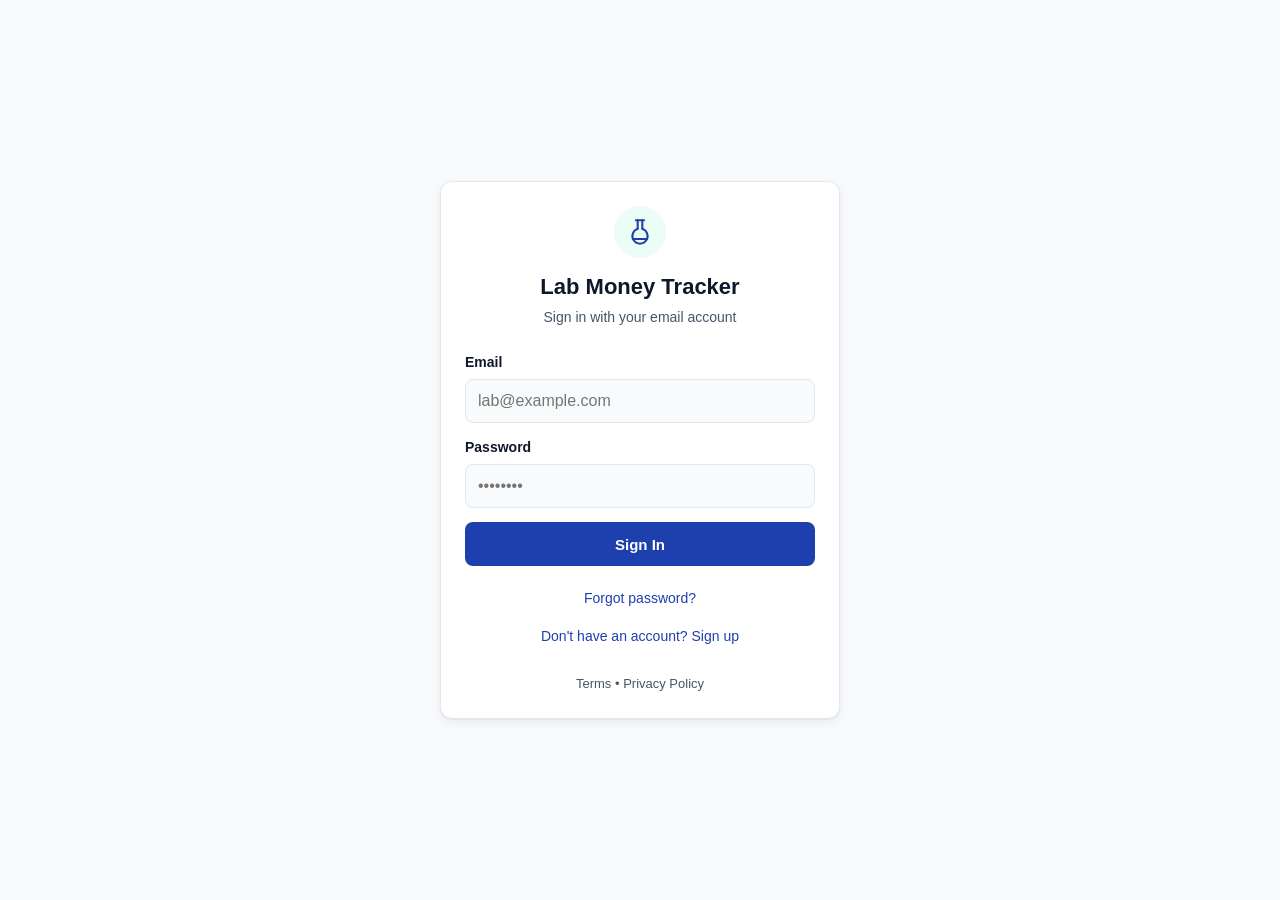
<file: index.html>
<!DOCTYPE html>
<html lang="en">
<head>
  <meta charset="utf-8">
  <meta name="viewport" content="width=device-width, initial-scale=1.0, viewport-fit=cover">
  <meta http-equiv="Content-Security-Policy" content="default-src 'self'; connect-src 'self' https://shtuskajyplhqtjmlnhd.supabase.co; style-src 'self'; script-src 'self'; img-src 'self' data:;">
  <title>Lab Money Tracker</title>
  <link rel="stylesheet" href="style.css">
</head>
<body>
  <!-- Offline banner -->
  <div id="offline-banner" class="offline-banner hidden" role="status" aria-live="polite">
    <svg class="icon-inline" viewBox="0 0 24 24" fill="none" stroke="currentColor" stroke-width="1.75" stroke-linecap="round" stroke-linejoin="round" aria-hidden="true">
      <line x1="1" y1="1" x2="23" y2="23"></line>
      <path d="M16.72 11.06A10.94 10.94 0 0 1 19 12.55"></path>
      <path d="M5 12.55a10.94 10.94 0 0 1 5.17-2.39"></path>
      <path d="M10.71 5.05A16 16 0 0 1 22.58 9"></path>
      <path d="M1.42 9a15.91 15.91 0 0 1 4.7-2.88"></path>
      <path d="M8.53 16.11a6 6 0 0 1 6.95 0"></path>
      <line x1="12" y1="20" x2="12.01" y2="20"></line>
    </svg>
    <span>You are offline. Saving is turned off.</span>
  </div>

  <!-- Authentication screen -->
  <main id="auth-screen" class="auth-screen">
    <div class="auth-card">
      <div class="auth-header">
        <div class="brand-badge">
          <svg viewBox="0 0 24 24" width="28" height="28" fill="none" stroke="currentColor" stroke-width="1.75" stroke-linecap="round" stroke-linejoin="round" aria-hidden="true">
            <path d="M6 18h12"></path>
            <path d="M10 2v7.31"></path>
            <path d="M14 9.3V2"></path>
            <path d="M8.5 2h7"></path>
            <path d="M14 9.3a6.5 6.5 0 1 1-4 0"></path>
          </svg>
        </div>
        <h1 class="auth-title">Lab Money Tracker</h1>
        <p id="auth-sub" class="auth-sub">Sign in with your email account</p>
      </div>

      <!-- View 1: Login -->
      <div id="view-login" class="auth-view">
        <form id="login-form" novalidate>
          <div class="form-group">
            <label for="login-email">Email</label>
            <input type="email" id="login-email" name="email" autocomplete="username" required placeholder="lab@example.com">
            <div id="login-email-error" class="field-error hidden" role="alert"></div>
          </div>

          <div class="form-group">
            <label for="login-password">Password</label>
            <input type="password" id="login-password" name="password" autocomplete="current-password" required placeholder="••••••••">
            <div id="login-password-error" class="field-error hidden" role="alert"></div>
          </div>

          <div id="login-error" class="form-error hidden" role="alert"></div>

          <!-- Unconfirmed email banner & resend -->
          <div id="login-unconfirmed-box" class="notice-box hidden" role="alert">
            <p id="login-unconfirmed-msg" class="notice-text">Your email address has not been confirmed yet.</p>
            <button type="button" id="resend-confirmation-btn" class="btn btn-secondary btn-block btn-sm">
              <span class="btn-spinner hidden" aria-hidden="true"></span>
              <span class="btn-text">Resend confirmation email</span>
            </button>
          </div>

          <button type="submit" id="login-btn" class="btn btn-primary btn-block">
            <span class="btn-spinner hidden" aria-hidden="true"></span>
            <span class="btn-text">Sign In</span>
          </button>

          <div class="auth-nav-links">
            <button type="button" id="goto-forgot-btn" class="btn-link">Forgot password?</button>
            <button type="button" id="goto-signup-btn" class="btn-link">Don't have an account? Sign up</button>
          </div>
        </form>
      </div>

      <!-- View 2: Sign Up -->
      <div id="view-signup" class="auth-view hidden">
        <form id="signup-form" novalidate>
          <div class="form-group">
            <label for="signup-email">Email</label>
            <input type="email" id="signup-email" name="email" autocomplete="username" required placeholder="lab@example.com">
            <div id="signup-email-error" class="field-error hidden" role="alert"></div>
          </div>

          <div class="form-group">
            <label for="signup-password">Password (minimum 10 characters)</label>
            <input type="password" id="signup-password" name="password" autocomplete="new-password" minlength="10" required placeholder="••••••••••">
            <div id="signup-password-error" class="field-error hidden" role="alert"></div>
          </div>

          <div class="form-group">
            <label for="signup-confirm-password">Confirm Password</label>
            <input type="password" id="signup-confirm-password" name="confirm-password" autocomplete="new-password" minlength="10" required placeholder="••••••••••">
            <div id="signup-confirm-error" class="field-error hidden" role="alert"></div>
          </div>

          <div class="form-group form-check-group">
            <label class="checkbox-label" for="signup-terms">
              <input type="checkbox" id="signup-terms" name="terms" required>
              <span>I agree to the <a href="terms.html" target="_blank" rel="noopener">Terms</a> and <a href="privacy.html" target="_blank" rel="noopener">Privacy Policy</a></span>
            </label>
            <div id="signup-terms-error" class="field-error hidden" role="alert"></div>
          </div>

          <div id="signup-error" class="form-error hidden" role="alert"></div>

          <button type="submit" id="signup-btn" class="btn btn-primary btn-block">
            <span class="btn-spinner hidden" aria-hidden="true"></span>
            <span class="btn-text">Create Account</span>
          </button>

          <div class="auth-nav-links">
            <button type="button" id="goto-login-from-signup" class="btn-link">Already have an account? Sign in</button>
          </div>
        </form>
      </div>

      <!-- View 3: Sign Up Confirmation Screen -->
      <div id="view-confirm-sent" class="auth-view hidden">
        <div class="notice-card">
          <div class="notice-icon">
            <svg viewBox="0 0 24 24" width="36" height="36" fill="none" stroke="currentColor" stroke-width="1.75" stroke-linecap="round" stroke-linejoin="round" aria-hidden="true">
              <path d="M4 4h16c1.1 0 2 .9 2 2v12c0 1.1-.9 2-2 2H4c-1.1 0-2-.9-2-2V6c0-1.1.9-2 2-2z"></path>
              <polyline points="22,6 12,13 2,6"></polyline>
            </svg>
          </div>
          <h2 class="notice-card-title">Check your email</h2>
          <p class="notice-card-text">Check your email to confirm your account.</p>
          <button type="button" id="back-to-login-from-sent" class="btn btn-secondary btn-block">Back to Sign In</button>
        </div>
      </div>

      <!-- View 4: Forgot Password -->
      <div id="view-forgot" class="auth-view hidden">
        <form id="forgot-form" novalidate>
          <p class="auth-instruction">Enter your email address and we'll send a link to reset your password.</p>

          <div class="form-group">
            <label for="forgot-email">Email</label>
            <input type="email" id="forgot-email" name="email" autocomplete="email" required placeholder="lab@example.com">
            <div id="forgot-email-error" class="field-error hidden" role="alert"></div>
          </div>

          <div id="forgot-error" class="form-error hidden" role="alert"></div>
          <div id="forgot-success" class="notice-box notice-success hidden" role="status"></div>

          <button type="submit" id="forgot-btn" class="btn btn-primary btn-block">
            <span class="btn-spinner hidden" aria-hidden="true"></span>
            <span class="btn-text">Send Reset Link</span>
          </button>

          <div class="auth-nav-links">
            <button type="button" id="goto-login-from-forgot" class="btn-link">Back to Sign In</button>
          </div>
        </form>
      </div>

      <!-- View 5: Password Recovery Form (Set a new password) -->
      <div id="view-recovery" class="auth-view hidden">
        <form id="recovery-form" novalidate>
          <h2 class="auth-view-title">Set a new password</h2>

          <div class="form-group">
            <label for="recovery-password">New Password (minimum 10 characters)</label>
            <input type="password" id="recovery-password" name="password" autocomplete="new-password" minlength="10" required placeholder="••••••••••">
            <div id="recovery-password-error" class="field-error hidden" role="alert"></div>
          </div>

          <div class="form-group">
            <label for="recovery-confirm-password">Confirm Password</label>
            <input type="password" id="recovery-confirm-password" name="confirm-password" autocomplete="new-password" minlength="10" required placeholder="••••••••••">
            <div id="recovery-confirm-error" class="field-error hidden" role="alert"></div>
          </div>

          <div id="recovery-error" class="form-error hidden" role="alert"></div>

          <button type="submit" id="recovery-btn" class="btn btn-primary btn-block">
            <span class="btn-spinner hidden" aria-hidden="true"></span>
            <span class="btn-text">Set New Password</span>
          </button>
        </form>
      </div>

      <!-- Auth Footer -->
      <footer class="auth-footer">
        <a href="terms.html">Terms</a>
        <span aria-hidden="true">•</span>
        <a href="privacy.html">Privacy Policy</a>
      </footer>
    </div>
  </main>

  <!-- First-Time Setup screen -->
  <main id="setup-screen" class="auth-screen hidden">
    <div class="auth-card">
      <div class="auth-header">
        <div class="brand-badge">
          <svg viewBox="0 0 24 24" width="28" height="28" fill="none" stroke="currentColor" stroke-width="1.75" stroke-linecap="round" stroke-linejoin="round" aria-hidden="true">
            <path d="M12 2v20"></path>
            <path d="M17 5H9.5a3.5 3.5 0 0 0 0 7h5a3.5 3.5 0 0 1 0 7H6"></path>
          </svg>
        </div>
        <h1 class="auth-title">Welcome</h1>
        <p class="auth-sub">Set up your business profile to continue</p>
      </div>

      <form id="setup-form" novalidate>
        <div class="form-group">
          <label for="setup-business-name">Business Name</label>
          <input type="text" id="setup-business-name" maxlength="100" required placeholder="e.g. My Lab">
          <div id="setup-name-error" class="field-error hidden" role="alert"></div>
        </div>

        <div class="form-group">
          <label for="setup-currency">Currency</label>
          <select id="setup-currency" required>
            <option value="PKR">PKR - Pakistani Rupee</option>
            <option value="USD">USD - US Dollar</option>
            <option value="EUR">EUR - Euro</option>
            <option value="GBP">GBP - British Pound</option>
            <option value="AED">AED - UAE Dirham</option>
            <option value="SAR">SAR - Saudi Riyal</option>
            <option value="INR">INR - Indian Rupee</option>
            <option value="BDT">BDT - Bangladeshi Taka</option>
            <option value="OTHER">Other...</option>
          </select>
        </div>

        <div id="setup-custom-currency-group" class="form-group hidden">
          <label for="setup-currency-custom">Custom Currency Code (2–8 uppercase letters)</label>
          <input type="text" id="setup-currency-custom" maxlength="8" placeholder="e.g. CAD" class="uppercase-input">
          <div id="setup-currency-error" class="field-error hidden" role="alert"></div>
        </div>

        <div id="setup-form-error" class="form-error hidden" role="alert"></div>

        <button type="submit" id="setup-submit-btn" class="btn btn-primary btn-block">
          <span class="btn-spinner hidden" aria-hidden="true"></span>
          <span class="btn-text">Save and Open App</span>
        </button>
      </form>
    </div>
  </main>

  <!-- Main application -->
  <div id="app-container" class="app-container hidden">
    <!-- Top header bar -->
    <header class="app-header">
      <div class="header-brand">
        <svg viewBox="0 0 24 24" width="22" height="22" fill="none" stroke="currentColor" stroke-width="1.75" stroke-linecap="round" stroke-linejoin="round" aria-hidden="true">
          <path d="M6 18h12"></path>
          <path d="M10 2v7.31"></path>
          <path d="M14 9.3V2"></path>
          <path d="M8.5 2h7"></path>
          <path d="M14 9.3a6.5 6.5 0 1 1-4 0"></path>
        </svg>
        <span id="header-brand-name" class="brand-text">Money Tracker</span>
      </div>

      <div class="header-actions">
        <button type="button" id="account-toggle-btn" class="btn-account" aria-label="Open account menu" aria-expanded="false" aria-controls="account-panel">
          <svg viewBox="0 0 24 24" width="18" height="18" fill="none" stroke="currentColor" stroke-width="1.75" stroke-linecap="round" stroke-linejoin="round" aria-hidden="true">
            <path d="M20 21v-2a4 4 0 0 0-4-4H8a4 4 0 0 0-4 4v2"></path>
            <circle cx="12" cy="7" r="4"></circle>
          </svg>
          <span id="account-btn-label" class="account-btn-label">Account</span>
        </button>
      </div>
    </header>

    <!-- Account panel modal / menu -->
    <div id="account-backdrop" class="account-backdrop hidden"></div>
    <aside id="account-panel" class="account-panel hidden" role="dialog" aria-modal="true" aria-labelledby="account-panel-title">
      <div class="account-panel-header">
        <h2 id="account-panel-title" class="account-panel-title">Account Settings</h2>
        <button type="button" id="account-close-btn" class="btn-icon" aria-label="Close account menu">
          <svg viewBox="0 0 24 24" width="20" height="20" fill="none" stroke="currentColor" stroke-width="2" stroke-linecap="round" stroke-linejoin="round" aria-hidden="true">
            <line x1="18" y1="6" x2="6" y2="18"></line>
            <line x1="6" y1="6" x2="18" y2="18"></line>
          </svg>
        </button>
      </div>

      <div class="account-panel-body">
        <div class="account-info-box">
          <div class="account-info-row">
            <span class="account-info-label">Email:</span>
            <span id="account-email-display" class="account-info-value"></span>
          </div>
          <div class="account-info-row">
            <span class="account-info-label">Business:</span>
            <span id="account-business-display" class="account-info-value"></span>
          </div>
        </div>

        <form id="account-form" novalidate>
          <h3 class="account-section-heading">Edit Business &amp; Currency</h3>

          <div class="form-group">
            <label for="account-business-name">Business Name</label>
            <input type="text" id="account-business-name" maxlength="100" required>
            <div id="account-name-error" class="field-error hidden" role="alert"></div>
          </div>

          <div class="form-group">
            <label for="account-currency">Currency</label>
            <select id="account-currency" required>
              <option value="PKR">PKR - Pakistani Rupee</option>
              <option value="USD">USD - US Dollar</option>
              <option value="EUR">EUR - Euro</option>
              <option value="GBP">GBP - British Pound</option>
              <option value="AED">AED - UAE Dirham</option>
              <option value="SAR">SAR - Saudi Riyal</option>
              <option value="INR">INR - Indian Rupee</option>
              <option value="BDT">BDT - Bangladeshi Taka</option>
              <option value="OTHER">Other...</option>
            </select>
          </div>

          <div id="account-custom-currency-group" class="form-group hidden">
            <label for="account-currency-custom">Custom Currency Code (2–8 uppercase letters)</label>
            <input type="text" id="account-currency-custom" maxlength="8" placeholder="e.g. CAD" class="uppercase-input">
            <div id="account-currency-error" class="field-error hidden" role="alert"></div>
          </div>

          <div id="account-form-error" class="form-error hidden" role="alert"></div>

          <button type="submit" id="account-save-btn" class="btn btn-primary btn-block">
            <span class="btn-spinner hidden" aria-hidden="true"></span>
            <span class="btn-text">Save Changes</span>
          </button>
        </form>

        <div class="account-panel-actions">
          <button type="button" id="logout-btn" class="btn btn-danger btn-block">
            <svg viewBox="0 0 24 24" width="18" height="18" fill="none" stroke="currentColor" stroke-width="1.75" stroke-linecap="round" stroke-linejoin="round" aria-hidden="true">
              <path d="M9 21H5a2 2 0 0 1-2-2V5a2 2 0 0 1 2-2h4"></path>
              <polyline points="16 17 21 12 16 7"></polyline>
              <line x1="21" y1="12" x2="9" y2="12"></line>
            </svg>
            <span>Logout</span>
          </button>
        </div>
      </div>
    </aside>

    <!-- Content screens -->
    <main id="main-content" class="main-content">
      <!-- Screen 1: Add Income -->
      <section id="screen-income" class="screen-view" role="tabpanel">
        <div class="card form-card">
          <h2 id="income-form-title" class="screen-title">Add Income</h2>
          <form id="income-form" novalidate>
            <input type="hidden" id="income-edit-id" value="">
            
            <div class="form-group">
              <label for="income-date">Date</label>
              <input type="date" id="income-date" required>
              <div id="income-date-error" class="field-error hidden" role="alert"></div>
            </div>

            <div class="form-group">
              <label for="income-amount">Amount</label>
              <input type="number" id="income-amount" step="0.01" min="0.01" inputmode="decimal" required placeholder="0.00">
              <div id="income-amount-error" class="field-error hidden" role="alert"></div>
            </div>

            <div class="form-group">
              <label for="income-note">Note <span class="label-optional">(optional)</span></label>
              <input type="text" id="income-note" maxlength="200" placeholder="Optional description">
            </div>

            <div id="income-form-error" class="form-error hidden" role="alert"></div>

            <div class="form-actions">
              <button type="submit" id="income-submit-btn" class="btn btn-income btn-block">
                <span class="btn-spinner hidden" aria-hidden="true"></span>
                <span class="btn-text">Save Income</span>
              </button>
              <button type="button" id="income-cancel-btn" class="btn btn-secondary btn-block hidden">
                Cancel
              </button>
            </div>
          </form>
        </div>

        <div class="entries-section">
          <h3 class="entries-header">Saved Income</h3>
          <div id="income-skeleton" class="skeleton-container hidden">
            <div class="skeleton-card"></div>
            <div class="skeleton-card"></div>
          </div>
          <div id="income-empty" class="empty-state hidden">No income entries recorded yet.</div>
          <div id="income-list" class="entries-list"></div>
        </div>
      </section>

      <!-- Screen 2: Add Expense -->
      <section id="screen-expense" class="screen-view hidden" role="tabpanel">
        <div class="card form-card">
          <h2 id="expense-form-title" class="screen-title">Add Expense</h2>
          <form id="expense-form" novalidate>
            <input type="hidden" id="expense-edit-id" value="">

            <div class="form-group">
              <label for="expense-date">Date</label>
              <input type="date" id="expense-date" required>
              <div id="expense-date-error" class="field-error hidden" role="alert"></div>
            </div>

            <div class="form-group">
              <label for="expense-total">Total Amount</label>
              <input type="number" id="expense-total" step="0.01" min="0.01" inputmode="decimal" required placeholder="0.00">
              <div id="expense-total-error" class="field-error hidden" role="alert"></div>
            </div>

            <!-- Breakdown Lines -->
            <div class="breakdown-section">
              <div class="breakdown-header">
                <span class="breakdown-title">Breakdown Lines <span class="label-optional">(optional)</span></span>
                <span id="breakdown-helper" class="breakdown-helper">Breakdown 0.00 of 0.00</span>
              </div>
              <div id="breakdown-items-list" class="breakdown-items-list"></div>
              
              <button type="button" id="add-breakdown-line-btn" class="btn btn-secondary btn-sm btn-add-line">
                <svg viewBox="0 0 24 24" width="16" height="16" fill="none" stroke="currentColor" stroke-width="2" stroke-linecap="round" stroke-linejoin="round" aria-hidden="true">
                  <line x1="12" y1="5" x2="12" y2="19"></line>
                  <line x1="5" y1="12" x2="19" y2="12"></line>
                </svg>
                <span>Add breakdown line</span>
              </button>
              <div id="breakdown-error" class="field-error hidden" role="alert"></div>
            </div>

            <div id="expense-form-error" class="form-error hidden" role="alert"></div>

            <div class="form-actions">
              <button type="submit" id="expense-submit-btn" class="btn btn-expense btn-block">
                <span class="btn-spinner hidden" aria-hidden="true"></span>
                <span class="btn-text">Save Expense</span>
              </button>
              <button type="button" id="expense-cancel-btn" class="btn btn-secondary btn-block hidden">
                Cancel
              </button>
            </div>
          </form>
        </div>

        <div class="entries-section">
          <h3 class="entries-header">Saved Expenses</h3>
          <div id="expense-skeleton" class="skeleton-container hidden">
            <div class="skeleton-card"></div>
            <div class="skeleton-card"></div>
          </div>
          <div id="expense-empty" class="empty-state hidden">No expense entries recorded yet.</div>
          <div id="expense-list" class="entries-list"></div>
        </div>
      </section>

      <!-- Screen 3: Summary -->
      <section id="screen-summary" class="screen-view hidden" role="tabpanel">
        <h2 class="screen-title">Summary</h2>

        <!-- Segmented control Daily / Monthly / Yearly -->
        <div class="segmented-control" role="tablist" aria-label="Summary period">
          <button type="button" class="segment-btn active" role="tab" aria-selected="true" data-period="daily">Daily</button>
          <button type="button" class="segment-btn" role="tab" aria-selected="false" data-period="monthly">Monthly</button>
          <button type="button" class="segment-btn" role="tab" aria-selected="false" data-period="yearly">Yearly</button>
        </div>

        <!-- Period Pickers -->
        <div class="picker-container">
          <div id="picker-daily-wrapper" class="picker-wrapper">
            <label for="summary-date">Select Day</label>
            <input type="date" id="summary-date">
          </div>
          <div id="picker-monthly-wrapper" class="picker-wrapper hidden">
            <label for="summary-month">Select Month</label>
            <input type="month" id="summary-month">
          </div>
          <div id="picker-yearly-wrapper" class="picker-wrapper hidden">
            <label for="summary-year">Select Year</label>
            <input type="number" id="summary-year" min="2000" max="2100" step="1">
          </div>
        </div>

        <!-- Summary Cards -->
        <div class="summary-cards">
          <div class="card card-summary card-summary-income">
            <div class="card-summary-label">Total Income</div>
            <div id="sum-income" class="card-summary-value income-text">0.00</div>
          </div>

          <div class="card card-summary card-summary-expense">
            <div class="card-summary-label">Total Expenses</div>
            <div id="sum-expense" class="card-summary-value expense-text">0.00</div>
          </div>

          <div id="card-profit" class="card card-summary card-summary-profit">
            <div class="card-summary-label">Net Profit</div>
            <div id="sum-profit" class="card-summary-value profit-positive">+0.00</div>
          </div>
        </div>
      </section>

      <!-- App Footer Links -->
      <footer class="app-footer">
        <div class="footer-links">
          <a href="terms.html">Terms of Service</a>
          <span aria-hidden="true">•</span>
          <a href="privacy.html">Privacy Policy</a>
        </div>
      </footer>
    </main>

    <!-- Fixed Bottom Navigation -->
    <nav class="bottom-nav" aria-label="Main Navigation">
      <button type="button" class="nav-item active" data-target="income" aria-current="page">
        <svg viewBox="0 0 24 24" width="22" height="22" fill="none" stroke="currentColor" stroke-width="1.75" stroke-linecap="round" stroke-linejoin="round" aria-hidden="true">
          <polyline points="23 6 13.5 15.5 8.5 10.5 1 18"></polyline>
          <polyline points="17 6 23 6 23 12"></polyline>
        </svg>
        <span>Add Income</span>
      </button>

      <button type="button" class="nav-item" data-target="expense">
        <svg viewBox="0 0 24 24" width="22" height="22" fill="none" stroke="currentColor" stroke-width="1.75" stroke-linecap="round" stroke-linejoin="round" aria-hidden="true">
          <polyline points="23 18 13.5 8.5 8.5 13.5 1 6"></polyline>
          <polyline points="17 18 23 18 23 12"></polyline>
        </svg>
        <span>Add Expense</span>
      </button>

      <button type="button" class="nav-item" data-target="summary">
        <svg viewBox="0 0 24 24" width="22" height="22" fill="none" stroke="currentColor" stroke-width="1.75" stroke-linecap="round" stroke-linejoin="round" aria-hidden="true">
          <line x1="18" y1="20" x2="18" y2="10"></line>
          <line x1="12" y1="20" x2="12" y2="4"></line>
          <line x1="6" y1="20" x2="6" y2="14"></line>
        </svg>
        <span>Summary</span>
      </button>
    </nav>
  </div>

  <!-- Accessible Delete Confirmation Dialog -->
  <dialog id="delete-dialog" class="confirm-dialog" aria-labelledby="dialog-title">
    <div class="dialog-content">
      <h3 id="dialog-title" class="dialog-title">Delete this entry?</h3>
      <div id="dialog-details" class="dialog-details"></div>
      <div class="dialog-actions">
        <button type="button" id="dialog-cancel-btn" class="btn btn-secondary">Cancel</button>
        <button type="button" id="dialog-confirm-btn" class="btn btn-danger">
          <span class="btn-spinner hidden" aria-hidden="true"></span>
          <span class="btn-text">Delete</span>
        </button>
      </div>
    </div>
  </dialog>

  <!-- Fixed Notification Toast -->
  <div id="toast" class="toast hidden" role="status" aria-live="polite"></div>

  <!-- Scripts -->
  <script src="vendor/supabase.js"></script>
  <script src="config.js"></script>
  <script src="app.js"></script>
</body>
</html>
</file>
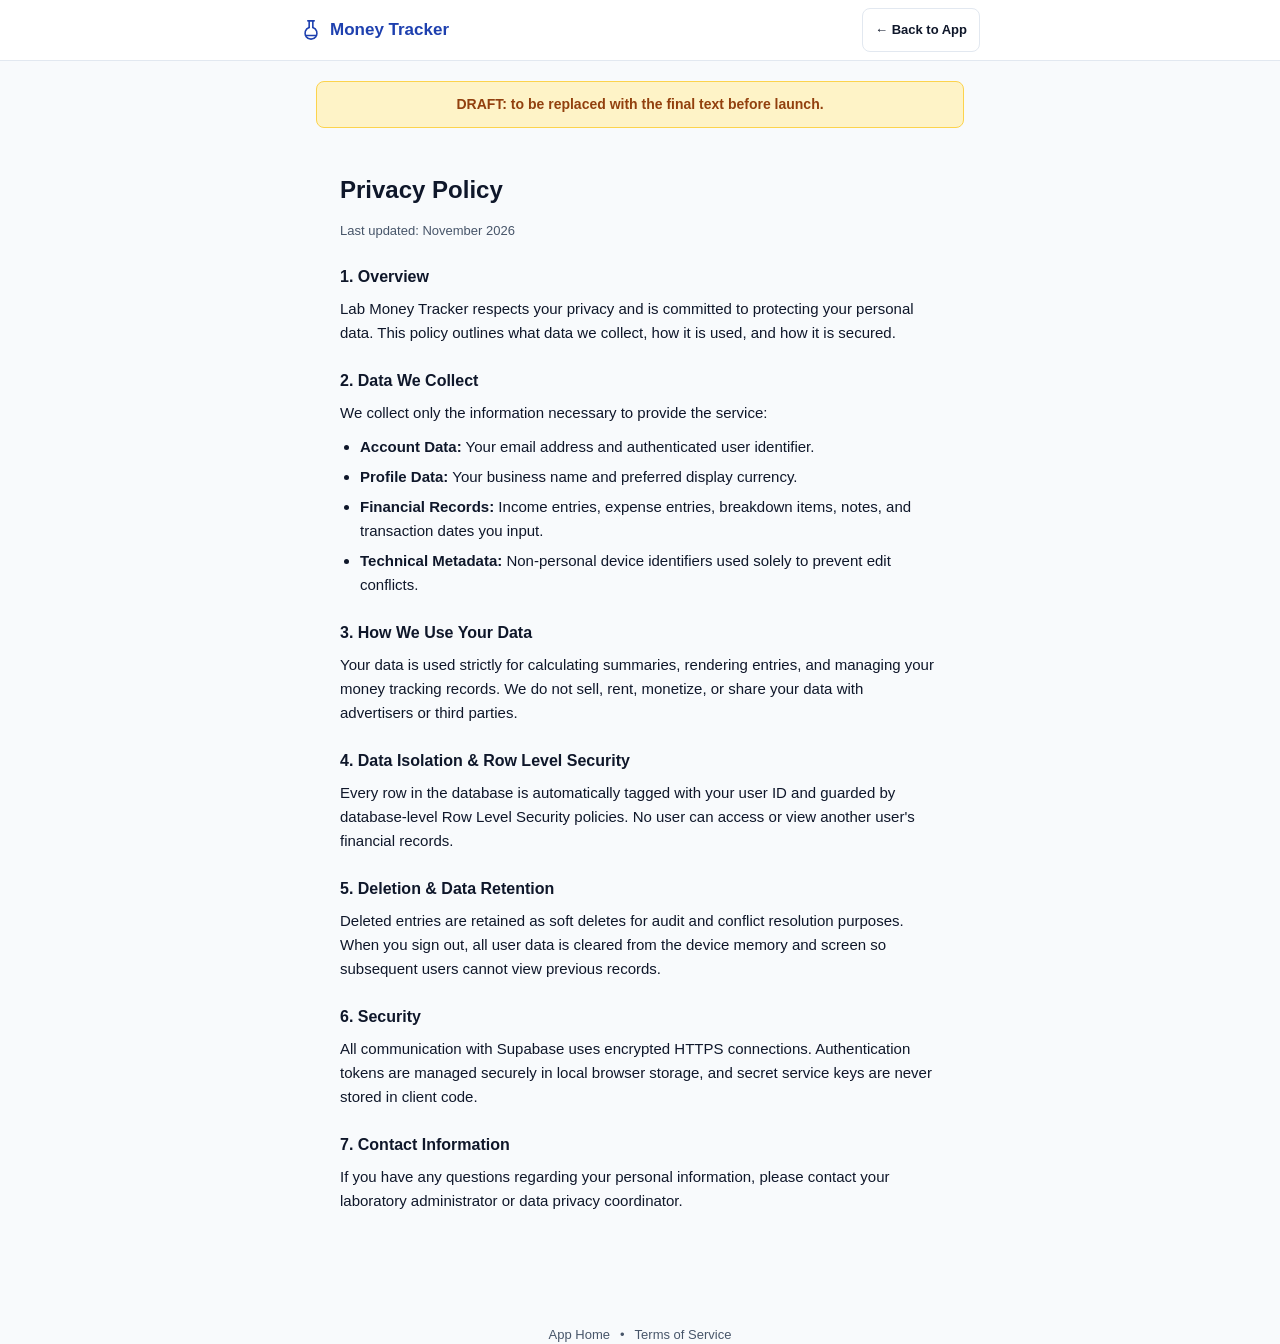
<file: privacy.html>
<!DOCTYPE html>
<html lang="en">
<head>
  <meta charset="utf-8">
  <meta name="viewport" content="width=device-width, initial-scale=1.0, viewport-fit=cover">
  <meta http-equiv="Content-Security-Policy" content="default-src 'self'; style-src 'self'; script-src 'self'; img-src 'self' data:;">
  <title>Privacy Policy - Lab Money Tracker</title>
  <link rel="stylesheet" href="style.css">
</head>
<body class="legal-page">
  <header class="legal-header">
    <div class="legal-header-inner">
      <div class="header-brand">
        <svg viewBox="0 0 24 24" width="22" height="22" fill="none" stroke="currentColor" stroke-width="1.75" stroke-linecap="round" stroke-linejoin="round" aria-hidden="true">
          <path d="M6 18h12"></path>
          <path d="M10 2v7.31"></path>
          <path d="M14 9.3V2"></path>
          <path d="M8.5 2h7"></path>
          <path d="M14 9.3a6.5 6.5 0 1 1-4 0"></path>
        </svg>
        <span class="brand-text">Money Tracker</span>
      </div>
      <a href="index.html" class="btn btn-secondary btn-sm legal-back-btn">← Back to App</a>
    </div>
  </header>

  <main class="legal-container">
    <div class="draft-notice" role="alert">
      DRAFT: to be replaced with the final text before launch.
    </div>

    <article class="card legal-card">
      <h1 class="legal-title">Privacy Policy</h1>
      <p class="legal-meta">Last updated: November 2026</p>

      <section class="legal-section">
        <h2>1. Overview</h2>
        <p>Lab Money Tracker respects your privacy and is committed to protecting your personal data. This policy outlines what data we collect, how it is used, and how it is secured.</p>
      </section>

      <section class="legal-section">
        <h2>2. Data We Collect</h2>
        <p>We collect only the information necessary to provide the service:</p>
        <ul>
          <li><strong>Account Data:</strong> Your email address and authenticated user identifier.</li>
          <li><strong>Profile Data:</strong> Your business name and preferred display currency.</li>
          <li><strong>Financial Records:</strong> Income entries, expense entries, breakdown items, notes, and transaction dates you input.</li>
          <li><strong>Technical Metadata:</strong> Non-personal device identifiers used solely to prevent edit conflicts.</li>
        </ul>
      </section>

      <section class="legal-section">
        <h2>3. How We Use Your Data</h2>
        <p>Your data is used strictly for calculating summaries, rendering entries, and managing your money tracking records. We do not sell, rent, monetize, or share your data with advertisers or third parties.</p>
      </section>

      <section class="legal-section">
        <h2>4. Data Isolation &amp; Row Level Security</h2>
        <p>Every row in the database is automatically tagged with your user ID and guarded by database-level Row Level Security policies. No user can access or view another user's financial records.</p>
      </section>

      <section class="legal-section">
        <h2>5. Deletion &amp; Data Retention</h2>
        <p>Deleted entries are retained as soft deletes for audit and conflict resolution purposes. When you sign out, all user data is cleared from the device memory and screen so subsequent users cannot view previous records.</p>
      </section>

      <section class="legal-section">
        <h2>6. Security</h2>
        <p>All communication with Supabase uses encrypted HTTPS connections. Authentication tokens are managed securely in local browser storage, and secret service keys are never stored in client code.</p>
      </section>

      <section class="legal-section">
        <h2>7. Contact Information</h2>
        <p>If you have any questions regarding your personal information, please contact your laboratory administrator or data privacy coordinator.</p>
      </section>
    </article>
  </main>

  <footer class="app-footer">
    <div class="footer-links">
      <a href="index.html">App Home</a>
      <span aria-hidden="true">•</span>
      <a href="terms.html">Terms of Service</a>
    </div>
  </footer>
</body>
</html>
</file>
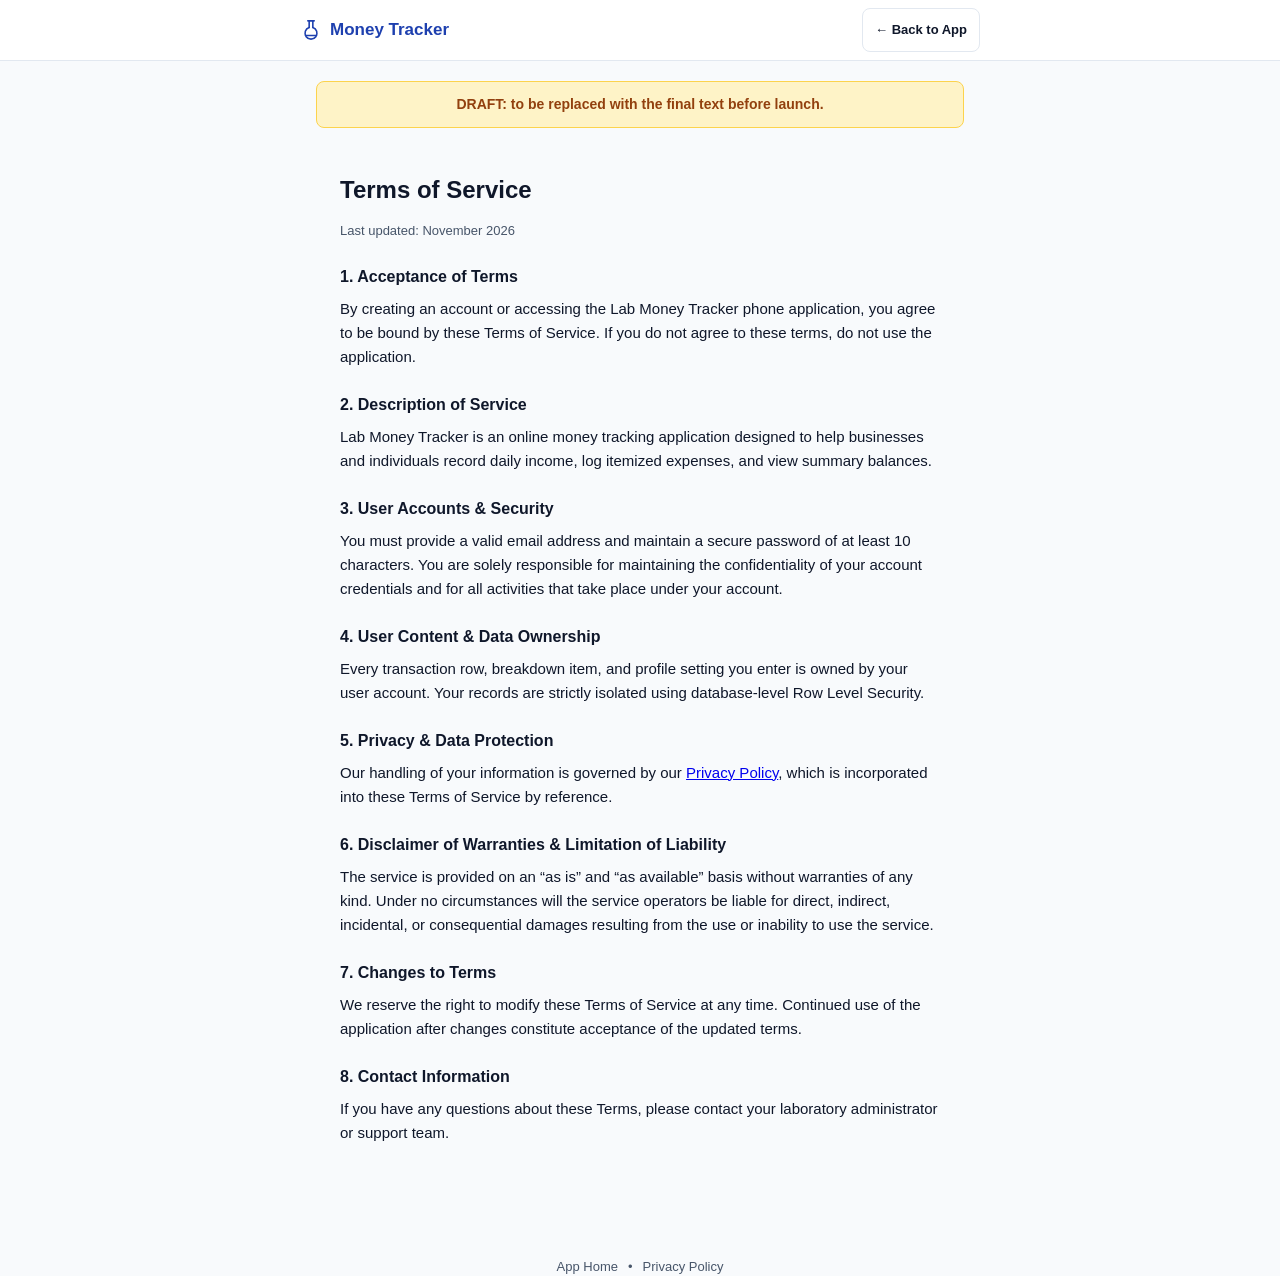
<file: terms.html>
<!DOCTYPE html>
<html lang="en">
<head>
  <meta charset="utf-8">
  <meta name="viewport" content="width=device-width, initial-scale=1.0, viewport-fit=cover">
  <meta http-equiv="Content-Security-Policy" content="default-src 'self'; style-src 'self'; script-src 'self'; img-src 'self' data:;">
  <title>Terms of Service - Lab Money Tracker</title>
  <link rel="stylesheet" href="style.css">
</head>
<body class="legal-page">
  <header class="legal-header">
    <div class="legal-header-inner">
      <div class="header-brand">
        <svg viewBox="0 0 24 24" width="22" height="22" fill="none" stroke="currentColor" stroke-width="1.75" stroke-linecap="round" stroke-linejoin="round" aria-hidden="true">
          <path d="M6 18h12"></path>
          <path d="M10 2v7.31"></path>
          <path d="M14 9.3V2"></path>
          <path d="M8.5 2h7"></path>
          <path d="M14 9.3a6.5 6.5 0 1 1-4 0"></path>
        </svg>
        <span class="brand-text">Money Tracker</span>
      </div>
      <a href="index.html" class="btn btn-secondary btn-sm legal-back-btn">← Back to App</a>
    </div>
  </header>

  <main class="legal-container">
    <div class="draft-notice" role="alert">
      DRAFT: to be replaced with the final text before launch.
    </div>

    <article class="card legal-card">
      <h1 class="legal-title">Terms of Service</h1>
      <p class="legal-meta">Last updated: November 2026</p>

      <section class="legal-section">
        <h2>1. Acceptance of Terms</h2>
        <p>By creating an account or accessing the Lab Money Tracker phone application, you agree to be bound by these Terms of Service. If you do not agree to these terms, do not use the application.</p>
      </section>

      <section class="legal-section">
        <h2>2. Description of Service</h2>
        <p>Lab Money Tracker is an online money tracking application designed to help businesses and individuals record daily income, log itemized expenses, and view summary balances.</p>
      </section>

      <section class="legal-section">
        <h2>3. User Accounts &amp; Security</h2>
        <p>You must provide a valid email address and maintain a secure password of at least 10 characters. You are solely responsible for maintaining the confidentiality of your account credentials and for all activities that take place under your account.</p>
      </section>

      <section class="legal-section">
        <h2>4. User Content &amp; Data Ownership</h2>
        <p>Every transaction row, breakdown item, and profile setting you enter is owned by your user account. Your records are strictly isolated using database-level Row Level Security.</p>
      </section>

      <section class="legal-section">
        <h2>5. Privacy &amp; Data Protection</h2>
        <p>Our handling of your information is governed by our <a href="privacy.html">Privacy Policy</a>, which is incorporated into these Terms of Service by reference.</p>
      </section>

      <section class="legal-section">
        <h2>6. Disclaimer of Warranties &amp; Limitation of Liability</h2>
        <p>The service is provided on an &ldquo;as is&rdquo; and &ldquo;as available&rdquo; basis without warranties of any kind. Under no circumstances will the service operators be liable for direct, indirect, incidental, or consequential damages resulting from the use or inability to use the service.</p>
      </section>

      <section class="legal-section">
        <h2>7. Changes to Terms</h2>
        <p>We reserve the right to modify these Terms of Service at any time. Continued use of the application after changes constitute acceptance of the updated terms.</p>
      </section>

      <section class="legal-section">
        <h2>8. Contact Information</h2>
        <p>If you have any questions about these Terms, please contact your laboratory administrator or support team.</p>
      </section>
    </article>
  </main>

  <footer class="app-footer">
    <div class="footer-links">
      <a href="index.html">App Home</a>
      <span aria-hidden="true">•</span>
      <a href="privacy.html">Privacy Policy</a>
    </div>
  </footer>
</body>
</html>
</file>
<file: style.css>
/* Design Tokens */
:root {
  --bg: #F8FAFC;
  --surface: #FFFFFF;
  --text: #0F172A;
  --text-muted: #475569;
  --border: #E2E8F0;
  --primary: #1E40AF;
  --on-primary: #FFFFFF;
  --ring: #2563EB;
  --income: #047857;
  --income-bg: #ECFDF5;
  --expense: #B91C1C;
  --expense-bg: #FEF2F2;
  --danger: #DC2626;
  --on-danger: #FFFFFF;
  --radius: 12px;
  --radius-sm: 8px;
  --shadow: 0 1px 2px rgba(15,23,42,.06), 0 4px 12px rgba(15,23,42,.06);
  --ease: cubic-bezier(.2,.8,.2,1);
  --dur-fast: 150ms;
  --dur: 220ms;
}

@media (prefers-color-scheme: dark) {
  :root {
    --bg: #0F172A;
    --surface: #192134;
    --text: #F1F5F9;
    --text-muted: #94A3B8;
    --border: rgba(255,255,255,.10);
    --primary: #2563EB;
    --ring: #93C5FD;
    --income: #34D399;
    --income-bg: rgba(52,211,153,.12);
    --expense: #F87171;
    --expense-bg: rgba(248,113,113,.12);
  }
}

/* Reset & Base Styles */
*, *::before, *::after {
  box-sizing: border-box;
}

html, body {
  margin: 0;
  padding: 0;
  width: 100%;
  height: 100%;
}

body {
  font-family: -apple-system, BlinkMacSystemFont, "Segoe UI", Roboto, Helvetica, Arial, sans-serif;
  font-size: 16px;
  line-height: 1.5;
  background-color: var(--bg);
  color: var(--text);
  min-height: 100vh;
  min-height: 100dvh;
  display: flex;
  flex-direction: column;
  -webkit-text-size-adjust: 100%;
  -webkit-font-smoothing: antialiased;
}

.tabular-nums {
  font-variant-numeric: tabular-nums;
}

/* Offline Banner */
.offline-banner {
  position: sticky;
  top: 0;
  left: 0;
  right: 0;
  z-index: 100;
  background-color: var(--expense-bg);
  color: var(--expense);
  border-bottom: 1px solid var(--border);
  padding: 10px 16px;
  font-size: 14px;
  font-weight: 600;
  display: flex;
  align-items: center;
  justify-content: center;
  gap: 8px;
}

.icon-inline {
  width: 18px;
  height: 18px;
  flex-shrink: 0;
}

/* Utilities */
.hidden {
  display: none !important;
}

/* Auth Screen */
.auth-screen {
  flex: 1;
  display: flex;
  align-items: center;
  justify-content: center;
  padding: calc(16px + env(safe-area-inset-top, 0px)) 16px calc(16px + env(safe-area-inset-bottom, 0px));
  min-height: 100vh;
  min-height: 100dvh;
}

.auth-card {
  width: 100%;
  max-width: 400px;
  background-color: var(--surface);
  border: 1px solid var(--border);
  border-radius: var(--radius);
  box-shadow: var(--shadow);
  padding: 24px;
}

.auth-header {
  text-align: center;
  margin-bottom: 24px;
}

.brand-badge {
  display: inline-flex;
  align-items: center;
  justify-content: center;
  width: 52px;
  height: 52px;
  border-radius: 50%;
  background-color: var(--income-bg);
  color: var(--primary);
  margin-bottom: 12px;
}

.auth-title {
  margin: 0 0 4px;
  font-size: 22px;
  font-weight: 700;
}

.auth-sub {
  margin: 0;
  font-size: 14px;
  color: var(--text-muted);
}

/* App Container */
.app-container {
  display: flex;
  flex-direction: column;
  min-height: 100vh;
  min-height: 100dvh;
  width: 100%;
  max-width: 600px;
  margin: 0 auto;
}

/* App Header */
.app-header {
  position: sticky;
  top: 0;
  z-index: 40;
  background-color: var(--surface);
  border-bottom: 1px solid var(--border);
  display: flex;
  align-items: center;
  justify-content: space-between;
  padding: calc(8px + env(safe-area-inset-top, 0px)) 16px 8px;
  min-height: 56px;
  flex-wrap: nowrap;
  gap: 8px;
}

.header-brand {
  display: flex;
  align-items: center;
  gap: 8px;
  font-weight: 700;
  font-size: 17px;
  color: var(--primary);
  white-space: nowrap;
  flex-shrink: 0;
}

.brand-text {
  white-space: nowrap;
}

.header-actions {
  display: flex;
  align-items: center;
  gap: 8px;
  min-width: 0;
  flex-shrink: 1;
}

.user-display {
  font-size: 12px;
  color: var(--text-muted);
  max-width: 140px;
  white-space: nowrap;
  overflow: hidden;
  text-overflow: ellipsis;
  min-width: 0;
}

@media (max-width: 480px) {
  .user-display {
    display: none;
  }
}

.btn-logout {
  display: inline-flex;
  align-items: center;
  gap: 6px;
  min-height: 44px;
  height: 44px;
  min-width: 44px;
  padding: 8px 12px;
  border-radius: var(--radius-sm);
  background-color: transparent;
  color: var(--text-muted);
  border: 1px solid var(--border);
  font-size: 13px;
  font-weight: 500;
  cursor: pointer;
  white-space: nowrap;
  flex-shrink: 0;
  transition: transform var(--dur-fast) var(--ease), color var(--dur-fast) var(--ease), background-color var(--dur-fast) var(--ease);
}

.btn-logout:active {
  transform: scale(0.97);
  background-color: var(--border);
}

/* Main Content Area */
.main-content {
  flex: 1;
  padding: 16px 16px calc(76px + env(safe-area-inset-bottom, 16px));
}

.screen-view {
  animation: fadeIn 180ms var(--ease);
}

@keyframes fadeIn {
  from { opacity: 0; transform: translateY(4px); }
  to { opacity: 1; transform: translateY(0); }
}

.screen-title {
  font-size: 20px;
  font-weight: 700;
  margin: 0 0 16px;
}

/* Form Styles */
.form-card {
  background-color: var(--surface);
  border: 1px solid var(--border);
  border-radius: var(--radius);
  box-shadow: var(--shadow);
  padding: 16px;
  margin-bottom: 24px;
}

.form-group {
  margin-bottom: 14px;
}

.form-group label {
  display: block;
  font-size: 14px;
  font-weight: 600;
  margin-bottom: 6px;
  color: var(--text);
}

.label-optional {
  font-size: 12px;
  font-weight: 400;
  color: var(--text-muted);
}

input[type="text"],
input[type="email"],
input[type="password"],
input[type="number"],
input[type="date"],
input[type="month"],
select {
  width: 100%;
  height: 44px;
  min-height: 44px;
  padding: 8px 12px;
  font-size: 16px; /* Prevents auto zoom in iOS */
  font-family: inherit;
  color: var(--text);
  background-color: var(--bg);
  border: 1px solid var(--border);
  border-radius: var(--radius-sm);
  outline: none;
  font-variant-numeric: tabular-nums;
  transition: border-color var(--dur-fast) var(--ease), box-shadow var(--dur-fast) var(--ease);
}

input:focus {
  border-color: var(--ring);
  box-shadow: 0 0 0 3px rgba(37, 99, 235, 0.2);
}

input:disabled {
  opacity: 0.6;
  cursor: not-allowed;
}

.field-error, .form-error {
  font-size: 13px;
  color: var(--danger);
  margin-top: 6px;
  font-weight: 500;
}

.form-error {
  padding: 10px;
  background-color: var(--expense-bg);
  border: 1px solid var(--danger);
  border-radius: var(--radius-sm);
  margin-bottom: 14px;
}

/* Buttons */
.btn {
  display: inline-flex;
  align-items: center;
  justify-content: center;
  min-height: 44px;
  padding: 0 16px;
  font-size: 15px;
  font-weight: 600;
  border-radius: var(--radius-sm);
  border: none;
  cursor: pointer;
  transition: transform var(--dur-fast) var(--ease), opacity var(--dur-fast) var(--ease), background-color var(--dur-fast) var(--ease);
  text-decoration: none;
  user-select: none;
}

.btn:active:not(:disabled) {
  transform: scale(0.97);
}

.btn:disabled {
  opacity: 0.5;
  cursor: not-allowed;
  pointer-events: none;
}

.btn-block {
  width: 100%;
}

.btn-primary {
  background-color: var(--primary);
  color: var(--on-primary);
}

.btn-income {
  background-color: var(--income);
  color: #FFFFFF;
}

.btn-expense {
  background-color: var(--expense);
  color: #FFFFFF;
}

.btn-danger {
  background-color: var(--danger);
  color: var(--on-danger);
}

.btn-secondary {
  background-color: transparent;
  color: var(--text);
  border: 1px solid var(--border);
}

.btn-sm {
  min-height: 44px;
  padding: 0 12px;
  font-size: 14px;
}

.form-actions {
  display: flex;
  flex-direction: column;
  gap: 10px;
  margin-top: 18px;
}

/* Spinner inside button */
.btn-spinner {
  width: 16px;
  height: 16px;
  border: 2px solid currentColor;
  border-right-color: transparent;
  border-radius: 50%;
  animation: spin 0.6s linear infinite;
  display: inline-block;
  margin-right: 6px;
}

@keyframes spin {
  to { transform: rotate(360deg); }
}

/* Breakdown Lines */
.breakdown-section {
  background-color: var(--bg);
  border: 1px solid var(--border);
  border-radius: var(--radius-sm);
  padding: 12px;
  margin-bottom: 14px;
}

.breakdown-header {
  display: flex;
  align-items: center;
  justify-content: space-between;
  margin-bottom: 10px;
  flex-wrap: wrap;
  gap: 6px;
}

.breakdown-title {
  font-size: 14px;
  font-weight: 600;
}

.breakdown-helper {
  font-size: 13px;
  font-weight: 600;
  font-variant-numeric: tabular-nums;
  color: var(--text-muted);
}

.breakdown-helper.exceeded {
  color: var(--danger);
}

.breakdown-items-list {
  display: flex;
  flex-direction: column;
  gap: 8px;
  margin-bottom: 10px;
}

.breakdown-row {
  display: flex;
  align-items: center;
  gap: 8px;
}

.breakdown-row input[type="text"] {
  flex: 2;
  min-width: 0;
}

.breakdown-row input[type="number"] {
  flex: 1.2;
  min-width: 0;
}

.btn-remove-line {
  min-width: 44px;
  min-height: 44px;
  display: inline-flex;
  align-items: center;
  justify-content: center;
  padding: 0;
  border: 1px solid var(--border);
  border-radius: var(--radius-sm);
  background-color: var(--surface);
  color: var(--danger);
  cursor: pointer;
  flex-shrink: 0;
}

.btn-add-line {
  width: 100%;
}

/* Entries List Section */
.entries-section {
  margin-top: 16px;
}

.entries-header {
  font-size: 16px;
  font-weight: 700;
  margin: 0 0 12px;
  color: var(--text);
}

.empty-state {
  text-align: center;
  padding: 32px 16px;
  color: var(--text-muted);
  font-size: 14px;
  background-color: var(--surface);
  border: 1px dashed var(--border);
  border-radius: var(--radius);
}

.entries-list {
  display: flex;
  flex-direction: column;
  gap: 10px;
}

.entry-card {
  background-color: var(--surface);
  border: 1px solid var(--border);
  border-radius: var(--radius);
  box-shadow: var(--shadow);
  padding: 14px;
  display: flex;
  flex-direction: column;
  gap: 8px;
  animation: fadeIn 180ms var(--ease);
}

.entry-card.is-deleted {
  opacity: 0.55;
  background-color: var(--bg);
  border-style: dashed;
}

.entry-card.is-deleted .entry-amount {
  text-decoration: line-through;
  color: var(--text-muted);
}

.entry-card.is-deleted .entry-line-item {
  text-decoration: line-through;
}

.entry-card-header {
  display: flex;
  align-items: baseline;
  justify-content: space-between;
  gap: 8px;
}

.entry-date {
  font-size: 13px;
  font-weight: 500;
  color: var(--text-muted);
}

.entry-amount {
  font-size: 18px;
  font-weight: 700;
  font-variant-numeric: tabular-nums;
}

.entry-amount.income {
  color: var(--income);
}

.entry-amount.expense {
  color: var(--expense);
}

.entry-note {
  font-size: 14px;
  color: var(--text);
  word-break: break-word;
}

.entry-badges {
  display: flex;
  flex-wrap: wrap;
  gap: 6px;
  margin-top: 2px;
}

.badge {
  display: inline-flex;
  align-items: center;
  padding: 2px 8px;
  border-radius: 4px;
  font-size: 11px;
  font-weight: 600;
}

.badge-deleted {
  background-color: var(--border);
  color: var(--text-muted);
}

.badge-conflict {
  background-color: rgba(217, 119, 6, 0.15);
  color: #D97706;
  border: 1px solid rgba(217, 119, 6, 0.3);
}

.entry-lines-preview {
  margin-top: 4px;
  padding: 8px 10px;
  background-color: var(--bg);
  border-radius: var(--radius-sm);
  font-size: 13px;
  display: flex;
  flex-direction: column;
  gap: 4px;
}

.entry-line-item {
  display: flex;
  justify-content: space-between;
  color: var(--text-muted);
  font-variant-numeric: tabular-nums;
}

.entry-actions {
  display: flex;
  justify-content: flex-end;
  gap: 8px;
  margin-top: 6px;
  padding-top: 8px;
  border-top: 1px solid var(--border);
}

.btn-action {
  min-height: 44px;
  min-width: 44px;
  padding: 6px 14px;
  border-radius: var(--radius-sm);
  font-size: 13px;
  font-weight: 500;
  display: inline-flex;
  align-items: center;
  justify-content: center;
  gap: 6px;
  border: 1px solid var(--border);
  background-color: var(--surface);
  color: var(--text);
  cursor: pointer;
  transition: transform var(--dur-fast) var(--ease), background-color var(--dur-fast) var(--ease);
}

.btn-action:active {
  transform: scale(0.97);
  background-color: var(--bg);
}

.btn-action-delete {
  color: var(--danger);
  border-color: rgba(220, 38, 38, 0.2);
}

.btn-action-delete:active {
  background-color: var(--expense-bg);
}

/* Skeleton Loading */
.skeleton-container {
  display: flex;
  flex-direction: column;
  gap: 10px;
}

.skeleton-card {
  height: 80px;
  background-color: var(--surface);
  border-radius: var(--radius);
  animation: pulse 1.2s infinite ease-in-out;
}

@keyframes pulse {
  0% { opacity: 0.5; }
  50% { opacity: 0.9; }
  100% { opacity: 0.5; }
}

/* Summary Screen */
.segmented-control {
  display: flex;
  background-color: var(--border);
  padding: 4px;
  border-radius: var(--radius);
  gap: 4px;
  margin-bottom: 16px;
}

.segment-btn {
  flex: 1;
  min-height: 44px;
  border: none;
  border-radius: var(--radius-sm);
  background-color: transparent;
  color: var(--text-muted);
  font-size: 14px;
  font-weight: 600;
  cursor: pointer;
  transition: background-color var(--dur-fast) var(--ease), color var(--dur-fast) var(--ease), transform var(--dur-fast) var(--ease);
}

.segment-btn:active {
  transform: scale(0.97);
}

.segment-btn.active {
  background-color: var(--surface);
  color: var(--text);
  box-shadow: 0 1px 3px rgba(15,23,42,0.1);
}

.picker-container {
  margin-bottom: 20px;
}

.picker-wrapper label {
  display: block;
  font-size: 13px;
  font-weight: 600;
  color: var(--text-muted);
  margin-bottom: 6px;
}

.summary-cards {
  display: flex;
  flex-direction: column;
  gap: 12px;
}

.card-summary {
  background-color: var(--surface);
  border: 1px solid var(--border);
  border-radius: var(--radius);
  box-shadow: var(--shadow);
  padding: 18px;
}

.card-summary-income {
  background-color: var(--income-bg);
  border-color: var(--income);
}

.card-summary-expense {
  background-color: var(--expense-bg);
  border-color: var(--expense);
}

.card-summary-profit {
  border-color: var(--primary);
}

.card-summary-label {
  font-size: 14px;
  font-weight: 600;
  color: var(--text-muted);
  margin-bottom: 6px;
}

.card-summary-value {
  font-size: 28px;
  font-weight: 700;
  font-variant-numeric: tabular-nums;
}

.income-text {
  color: var(--income);
}

.expense-text {
  color: var(--expense);
}

.profit-positive {
  color: var(--primary);
}

.profit-negative {
  color: var(--expense);
}

/* Fixed Bottom Navigation */
.bottom-nav {
  position: fixed;
  bottom: 0;
  left: 0;
  right: 0;
  z-index: 50;
  background-color: var(--surface);
  border-top: 1px solid var(--border);
  height: calc(64px + env(safe-area-inset-bottom, 0px));
  padding-bottom: env(safe-area-inset-bottom, 0px);
  display: flex;
  align-items: center;
  justify-content: space-around;
  box-shadow: 0 -2px 10px rgba(15,23,42,0.04);
}

.nav-item {
  flex: 1;
  height: 100%;
  min-height: 44px;
  display: flex;
  flex-direction: column;
  align-items: center;
  justify-content: center;
  gap: 4px;
  background: none;
  border: none;
  color: var(--text-muted);
  font-size: 11px;
  font-weight: 500;
  cursor: pointer;
  padding: 6px 4px;
  transition: color var(--dur-fast) var(--ease), transform var(--dur-fast) var(--ease);
}

.nav-item:active {
  transform: scale(0.95);
}

.nav-item[aria-current="page"] {
  color: var(--primary);
  font-weight: 700;
}

/* Dialog */
.confirm-dialog {
  border: none;
  border-radius: var(--radius);
  background-color: var(--surface);
  color: var(--text);
  padding: 0;
  max-width: 90vw;
  width: 360px;
  box-shadow: 0 10px 25px rgba(0, 0, 0, 0.2);
}

.confirm-dialog::backdrop {
  background-color: rgba(15, 23, 42, 0.5);
  backdrop-filter: blur(2px);
}

.dialog-content {
  padding: 20px;
}

.dialog-title {
  margin: 0 0 10px;
  font-size: 18px;
  font-weight: 700;
}

.dialog-details {
  font-size: 15px;
  color: var(--text-muted);
  margin-bottom: 20px;
  font-variant-numeric: tabular-nums;
  line-height: 1.4;
}

.dialog-actions {
  display: flex;
  gap: 10px;
}

.dialog-actions .btn {
  flex: 1;
}

/* Toast */
.toast {
  position: fixed;
  bottom: calc(76px + env(safe-area-inset-bottom, 16px));
  left: 50%;
  transform: translateX(-50%);
  z-index: 200;
  padding: 10px 18px;
  background-color: var(--text);
  color: var(--bg);
  border-radius: var(--radius-sm);
  font-size: 14px;
  font-weight: 500;
  box-shadow: var(--shadow);
  max-width: 90vw;
  text-align: center;
  transition: opacity var(--dur) var(--ease), transform var(--dur) var(--ease);
  pointer-events: none;
}

.toast.toast-error {
  background-color: var(--danger);
  color: #FFFFFF;
}

/* Reduced Motion */
@media (prefers-reduced-motion: reduce) {
  *, *::before, *::after {
    animation-duration: 0.01ms !important;
    animation-iteration-count: 1 !important;
    transition-duration: 0.01ms !important;
  }
}

/* Auth Views & Links */
.auth-view {
  animation: fadeIn 180ms var(--ease);
}

.auth-view-title {
  font-size: 18px;
  font-weight: 700;
  margin: 0 0 16px;
  text-align: center;
}

.auth-instruction {
  font-size: 14px;
  color: var(--text-muted);
  margin-bottom: 16px;
  text-align: center;
}

.auth-nav-links {
  display: flex;
  flex-direction: column;
  align-items: center;
  gap: 10px;
  margin-top: 18px;
}

.btn-link {
  background: none;
  border: none;
  color: var(--primary);
  font-size: 14px;
  font-weight: 500;
  cursor: pointer;
  padding: 6px 8px;
  border-radius: var(--radius-sm);
  transition: opacity var(--dur-fast) var(--ease);
}

.btn-link:hover {
  text-decoration: underline;
}

.form-check-group {
  margin: 16px 0;
}

.checkbox-label {
  display: flex;
  align-items: flex-start;
  gap: 10px;
  font-size: 14px;
  font-weight: 400 !important;
  color: var(--text);
  cursor: pointer;
  line-height: 1.4;
}

.checkbox-label input[type="checkbox"] {
  width: 18px;
  height: 18px;
  margin-top: 2px;
  flex-shrink: 0;
  accent-color: var(--primary);
  cursor: pointer;
}

.checkbox-label a {
  color: var(--primary);
  text-decoration: underline;
}

/* Notice Card & Box */
.notice-box {
  background-color: var(--bg);
  border: 1px solid var(--border);
  border-radius: var(--radius-sm);
  padding: 12px;
  margin-bottom: 14px;
  font-size: 14px;
}

.notice-box p {
  margin: 0 0 10px;
}

.notice-box .btn-sm {
  min-height: 38px;
  height: 38px;
}

.notice-success {
  background-color: var(--income-bg);
  color: var(--income);
  border-color: rgba(4, 120, 87, 0.3);
  font-weight: 500;
}

.notice-card {
  text-align: center;
  padding: 16px 8px;
}

.notice-icon {
  display: inline-flex;
  align-items: center;
  justify-content: center;
  width: 64px;
  height: 64px;
  border-radius: 50%;
  background-color: var(--income-bg);
  color: var(--income);
  margin-bottom: 16px;
}

.notice-card-title {
  font-size: 20px;
  font-weight: 700;
  margin: 0 0 8px;
}

.notice-card-text {
  font-size: 15px;
  color: var(--text-muted);
  margin-bottom: 24px;
}

.uppercase-input {
  text-transform: uppercase;
}

/* Header Account Button */
.btn-account {
  display: inline-flex;
  align-items: center;
  gap: 6px;
  min-height: 40px;
  height: 40px;
  padding: 6px 12px;
  border-radius: var(--radius-sm);
  background-color: var(--bg);
  color: var(--text);
  border: 1px solid var(--border);
  font-size: 14px;
  font-weight: 600;
  cursor: pointer;
  white-space: nowrap;
  transition: transform var(--dur-fast) var(--ease), background-color var(--dur-fast) var(--ease);
}

.btn-account:active {
  transform: scale(0.97);
  background-color: var(--border);
}

.account-btn-label {
  max-width: 140px;
  overflow: hidden;
  text-overflow: ellipsis;
  white-space: nowrap;
}

/* Account Panel Modal / Drawer */
.account-backdrop {
  position: fixed;
  inset: 0;
  background-color: rgba(15, 23, 42, 0.5);
  backdrop-filter: blur(2px);
  z-index: 150;
  animation: fadeIn 150ms var(--ease);
}

.account-panel {
  position: fixed;
  top: 50%;
  left: 50%;
  transform: translate(-50%, -50%);
  width: calc(100% - 32px);
  max-width: 440px;
  max-height: 90vh;
  overflow-y: auto;
  background-color: var(--surface);
  border: 1px solid var(--border);
  border-radius: var(--radius);
  box-shadow: 0 8px 30px rgba(0, 0, 0, 0.25);
  z-index: 151;
  padding: 20px;
  animation: fadeIn 180ms var(--ease);
}

.account-panel-header {
  display: flex;
  align-items: center;
  justify-content: space-between;
  border-bottom: 1px solid var(--border);
  padding-bottom: 12px;
  margin-bottom: 16px;
}

.account-panel-title {
  margin: 0;
  font-size: 18px;
  font-weight: 700;
}

.btn-icon {
  background: none;
  border: none;
  cursor: pointer;
  color: var(--text-muted);
  padding: 6px;
  border-radius: var(--radius-sm);
  display: inline-flex;
  align-items: center;
  justify-content: center;
}

.btn-icon:hover {
  background-color: var(--bg);
  color: var(--text);
}

.account-info-box {
  background-color: var(--bg);
  border: 1px solid var(--border);
  border-radius: var(--radius-sm);
  padding: 12px;
  margin-bottom: 16px;
}

.account-info-row {
  display: flex;
  justify-content: space-between;
  align-items: baseline;
  gap: 8px;
  font-size: 14px;
}

.account-info-row + .account-info-row {
  margin-top: 6px;
}

.account-info-label {
  color: var(--text-muted);
  font-weight: 500;
}

.account-info-value {
  font-weight: 600;
  color: var(--text);
  overflow: hidden;
  text-overflow: ellipsis;
  white-space: nowrap;
}

.account-section-heading {
  font-size: 15px;
  font-weight: 600;
  margin: 0 0 12px;
  color: var(--text);
}

.account-panel-actions {
  margin-top: 20px;
  padding-top: 16px;
  border-top: 1px solid var(--border);
}

/* Footers */
.auth-footer, .app-footer {
  margin-top: 24px;
  text-align: center;
  font-size: 13px;
  color: var(--text-muted);
}

.footer-links {
  display: flex;
  align-items: center;
  justify-content: center;
  gap: 10px;
}

.footer-links a, .auth-footer a {
  color: var(--text-muted);
  text-decoration: none;
}

.footer-links a:hover, .auth-footer a:hover {
  color: var(--primary);
  text-decoration: underline;
}

/* Legal Pages (Terms & Privacy) */
.legal-page {
  background-color: var(--bg);
  min-height: 100vh;
}

.legal-header {
  position: sticky;
  top: 0;
  z-index: 40;
  background-color: var(--surface);
  border-bottom: 1px solid var(--border);
  padding: calc(8px + env(safe-area-inset-top, 0px)) 16px 8px;
}

.legal-header-inner {
  max-width: 680px;
  margin: 0 auto;
  display: flex;
  align-items: center;
  justify-content: space-between;
}

.legal-back-btn {
  font-size: 13px;
}

.legal-container {
  max-width: 680px;
  margin: 0 auto;
  padding: 20px 16px calc(40px + env(safe-area-inset-bottom, 16px));
}

.legal-card {
  padding: 24px;
}

.legal-title {
  font-size: 24px;
  font-weight: 700;
  margin: 0 0 4px;
}

.legal-meta {
  font-size: 13px;
  color: var(--text-muted);
  margin-bottom: 24px;
}

.legal-section {
  margin-bottom: 24px;
}

.legal-section h2 {
  font-size: 16px;
  font-weight: 700;
  margin: 0 0 8px;
  color: var(--text);
}

.legal-section p, .legal-section ul {
  font-size: 15px;
  line-height: 1.6;
  color: var(--text);
  margin: 0 0 10px;
}

.legal-section ul {
  padding-left: 20px;
}

.legal-section li {
  margin-bottom: 6px;
}

/* Draft Banner */
.draft-notice {
  background-color: #FEF3C7;
  color: #92400E;
  border: 1px solid #FCD34D;
  border-radius: var(--radius-sm);
  padding: 12px 16px;
  font-size: 14px;
  font-weight: 700;
  text-align: center;
  margin-bottom: 20px;
}

@media (prefers-color-scheme: dark) {
  .draft-notice {
    background-color: rgba(245, 158, 11, 0.15);
    color: #FCD34D;
    border-color: rgba(245, 158, 11, 0.3);
  }
}
</file>
